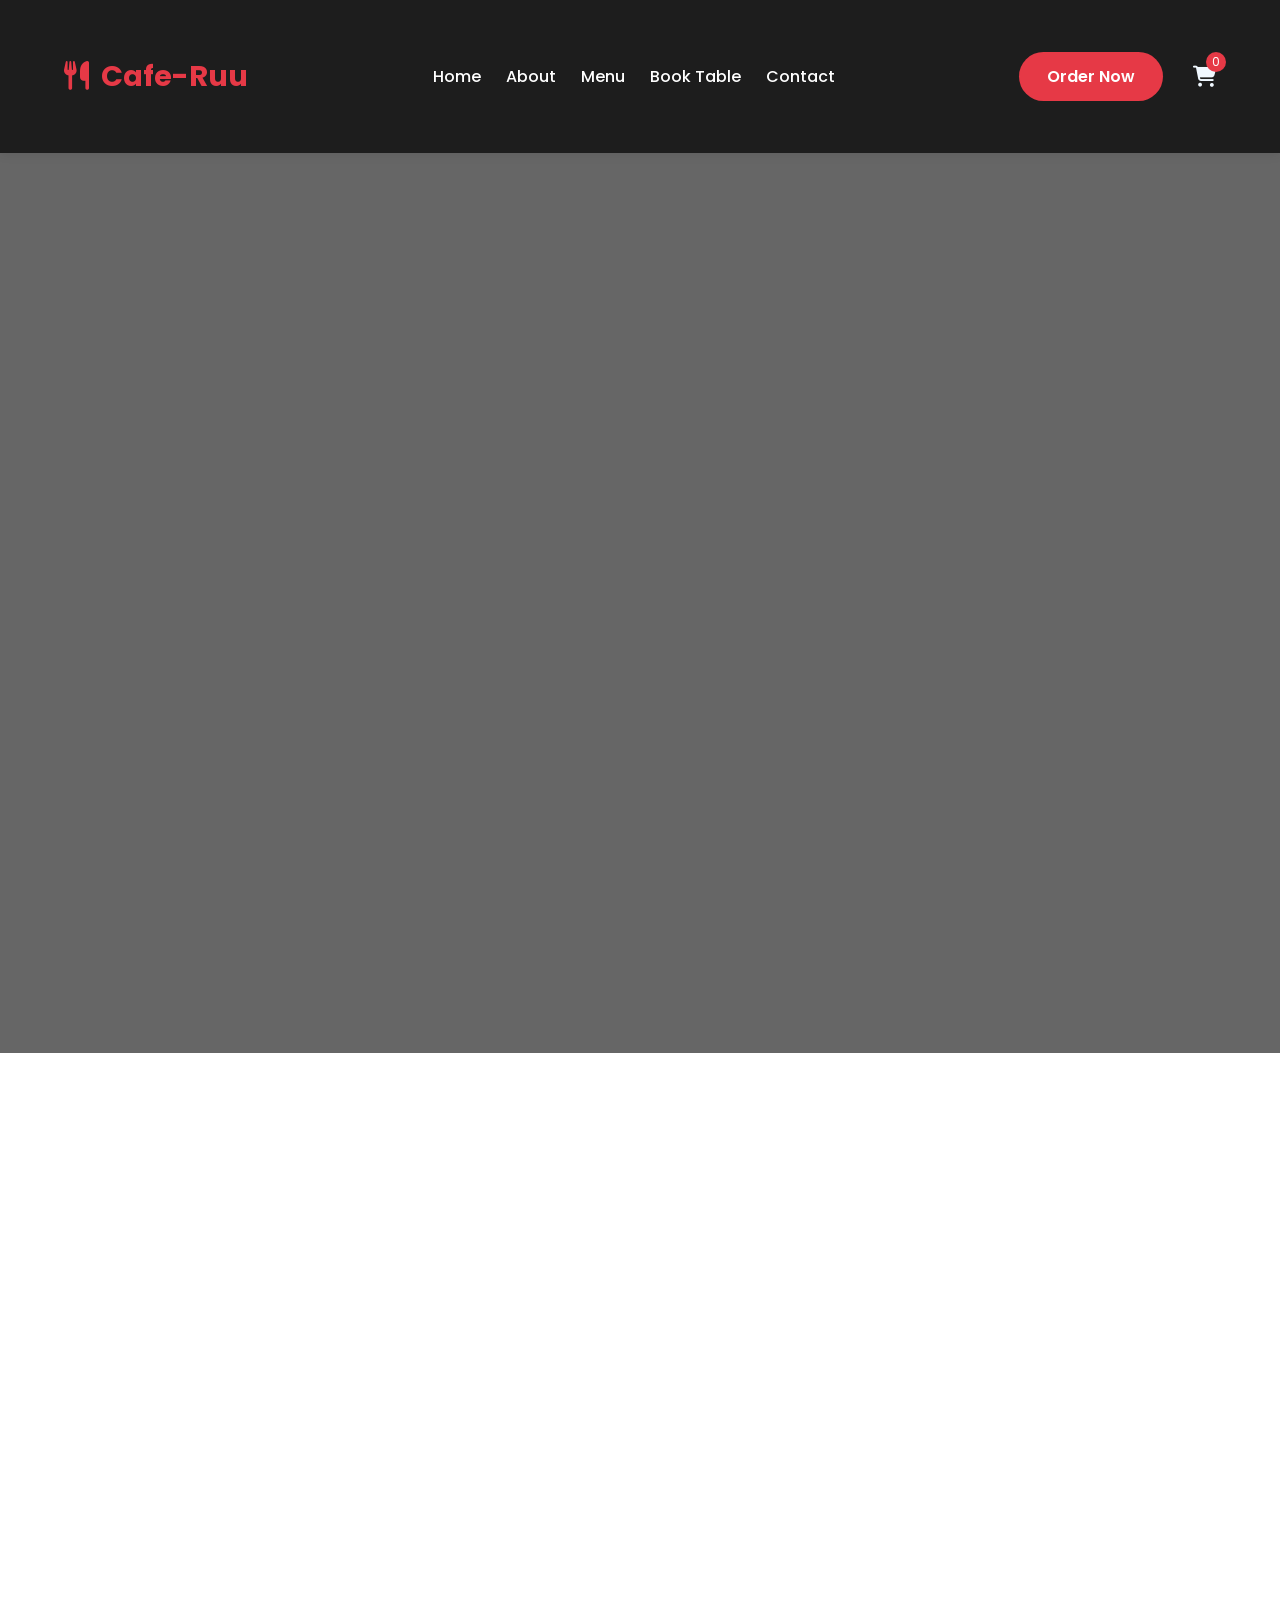
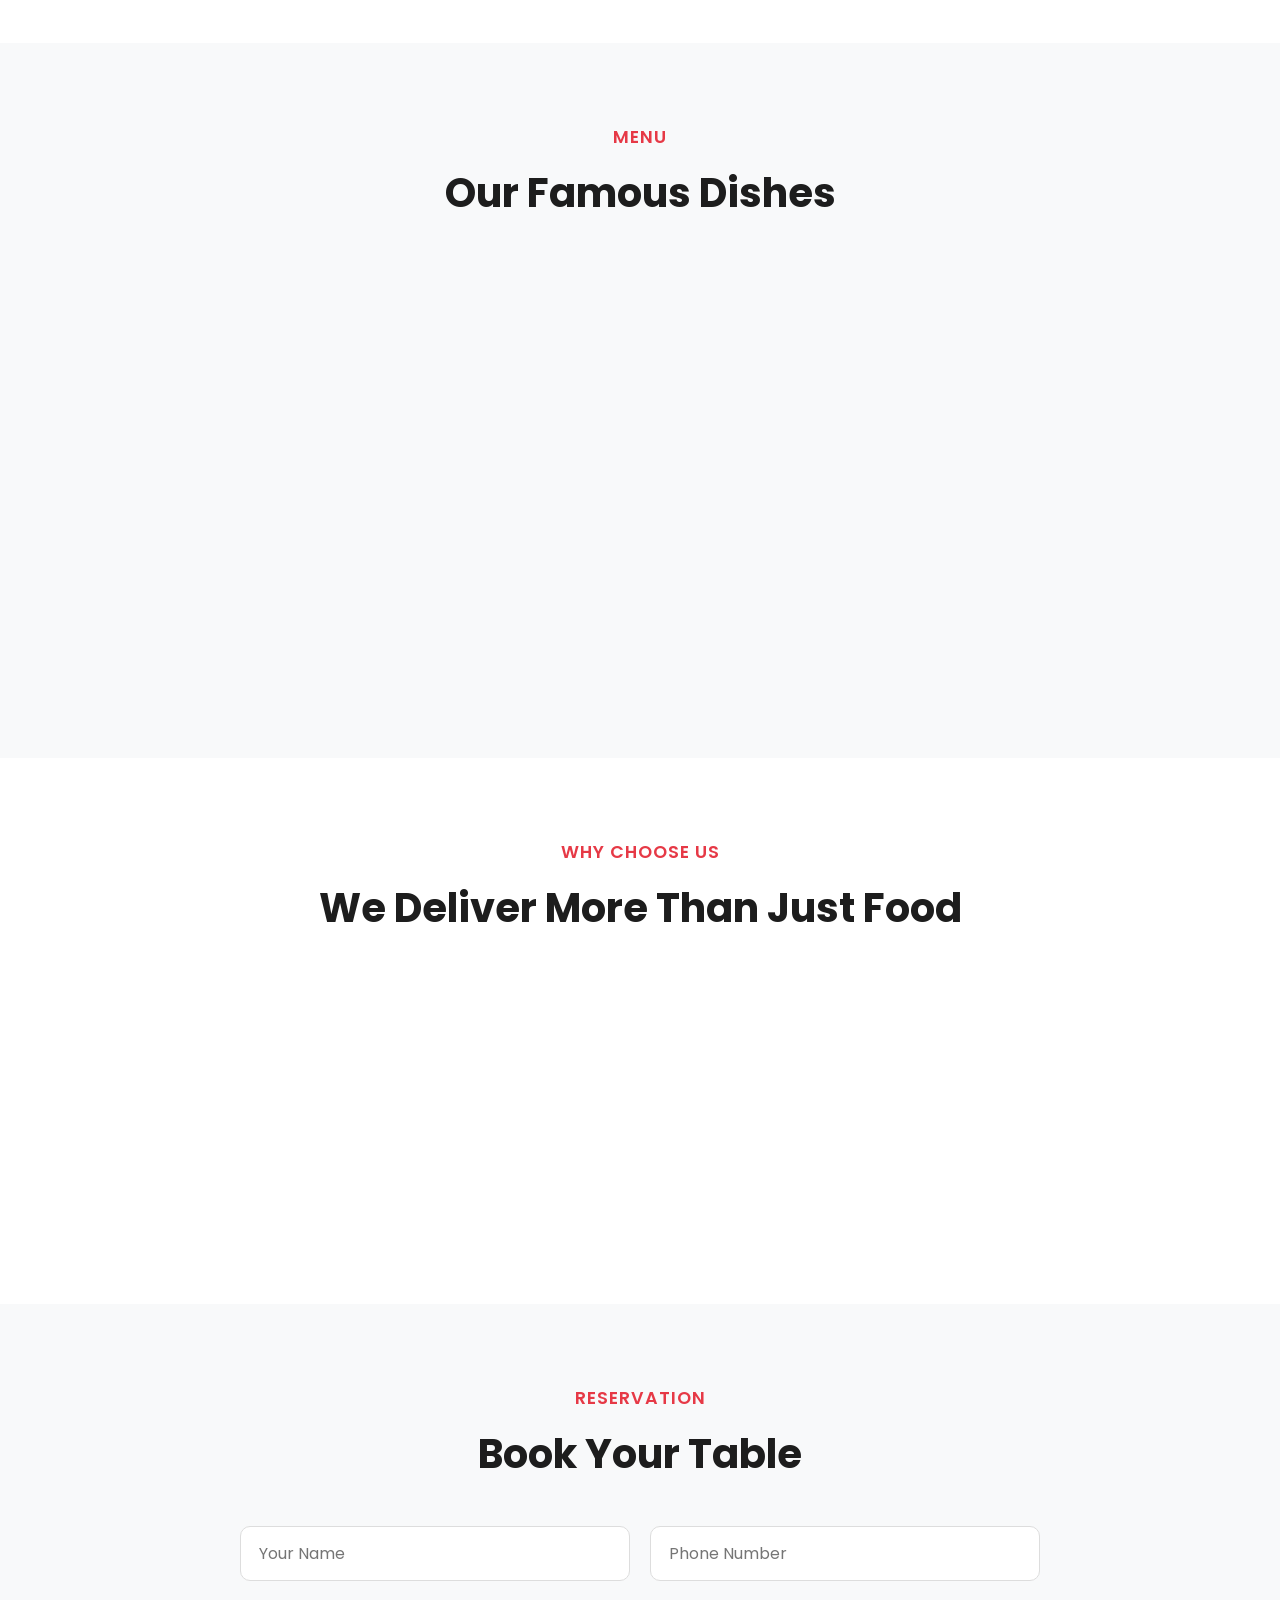
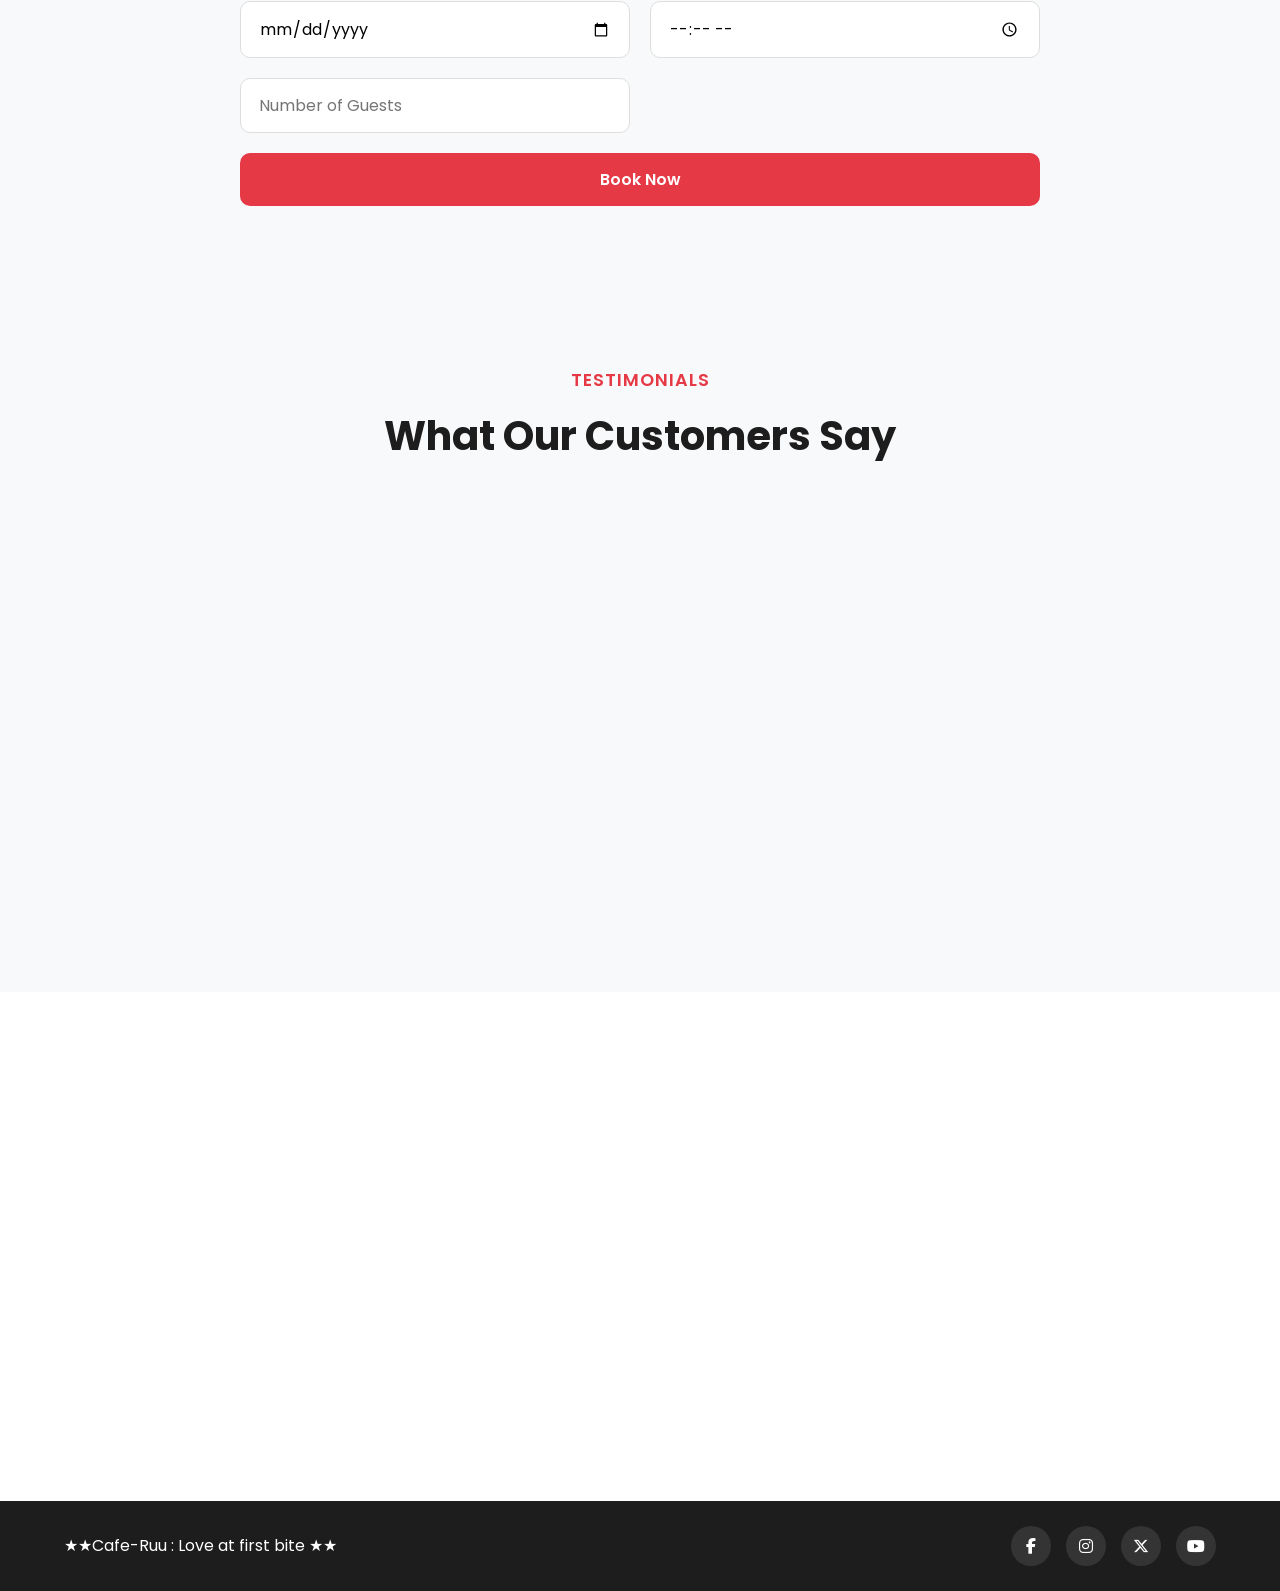
<file: index.html>
<!DOCTYPE html>
<html lang="en">
<head>
    <meta charset="UTF-8">
    <meta name="viewport" content="width=device-width, initial-scale=1.0">

    <!-- Website title -->
    <title> Cafe-Ruu | Website</title>

    <!-- Google Fonts -->
    <link rel="preconnect" href="https://fonts.googleapis.com">
    <link rel="preconnect" href="https://fonts.gstatic.com" crossorigin>
    <link href="https://fonts.googleapis.com/css2?family=Poppins:wght@300;400;500;600;700&display=swap"
        rel="stylesheet">

    <!-- Font Awesome Icons -->
    <link rel="stylesheet" href="https://cdnjs.cloudflare.com/ajax/libs/font-awesome/6.5.2/css/all.min.css">

    <!-- AOS Animation CSS -->
    <link rel="stylesheet" href="https://unpkg.com/aos@2.3.4/dist/aos.css">

    <!-- Custom CSS -->
    <link rel="stylesheet" href="css/style.css">
    <link rel="stylesheet" href="css/responsive.css">
</head>

<body>

    <!-- ================= HEADER / NAVBAR ================= -->
    <header class="header">
        <nav class="navbar container">

            <!-- Logo -->
            <a href="#" class="logo">
                <i class="fa-solid fa-utensils"></i> Cafe-Ruu
            </a>

            <!-- Navigation Links -->
            <ul class="nav-links" id="navLinks">
                <li><a href="#home">Home</a></li>
                <li><a href="#about">About</a></li>
                <li><a href="#menu">Menu</a></li>
                <li><a href="#booking">Book Table</a></li>
                <li><a href="#contact">Contact</a></li>
            </ul>

            <!-- Right Side -->
            <div class="nav-actions">
                <a href="menu.html" class="btn btn-primary">Order Now</a>
                <br><br><br>
                <a href="cart.html" class="cart-icon">

                    <i class="fa-solid fa-cart-shopping" style="color: aliceblue;"></i>
                    <span id="cartCount">0</span>
                </a>

                <!-- Mobile Menu Button -->
                <button class="menu-toggle" id="menuToggle">
                    <i class="fa-solid fa-bars"></i>
                </button>
            </div>

        </nav>
    </header>

    <!-- ================= HERO SECTION ================= -->
    <section class="hero" id="home">
        <!-- Dark overlay for readability -->
        <div class="hero-overlay"></div>

        <div class="hero-content container" data-aos="fade-up">
            <p class="hero-subtitle">Welcome to Cafe-Ruu </p>
            <h1>Crafted <br> with  Flavor & Love</h1>
            <p>
                Your favorite place for premium coffee, fresh snacks, and unforgettable taste.
            </p>

            <div class="hero-buttons">
                <a href="menu.html" class="btn btn-primary">Order Now</a>
                <a href="booking.html" class="btn btn-outline">Book Table</a>
            </div>
        </div>
    </section>

    <!-- ================= ABOUT SECTION ================= -->
    <section class="about section" id="about">
        <div class="container about-content">

            <!-- Left Side Image -->
            <div class="about-image" data-aos="fade-right">
                <img src="images/booking-banner.jpg" alt="Restaurant Interior">
            </div>

            <!-- Right Side Text -->
            <div class="about-text" data-aos="fade-left">
                <p class="section-subtitle">About Us</p>
                <br><br>
                <h2>We Serve Quality Food Since 2025</h2>
                <p>
                    Cafe-Ruu offers a premium dining experience with fresh
                    ingredients, expert chefs, and exceptional service.
                </p>

                <div class="features">
                    <div class="feature">
                        <i class="fa-solid fa-leaf"></i>
                        <span>Fresh Ingredients</span>
                    </div>

                    <div class="feature">
                        <i class="fa-solid fa-leaf"></i>
                        <span>Fast Delivery</span>
                    </div>

                    <div class="feature">
                        <i class="fa-solid fa-leaf"></i>
                        <span>Expert Chefs</span>
                    </div>
                </div>
            </div>

        </div>
    </section>

    <!-- ================= MENU SECTION ================= -->
    <section class="menu section" id="menu">
        <div class="container">
            <p class="section-subtitle"> Menu</p>
            <h2 class="section-title">Our Famous Dishes</h2>

            <div class="menu-grid">

                <!-- Pizza Card -->
                <div class="menu-card" data-aos="zoom-in">
                    <img src="images/pizza.jpg" alt="Pizza">

                    <div class="menu-card-content">
                        <h3>Margherita Pizza</h3>
                        <p>Classic cheese pizza with fresh basil.</p>

                        <div class="menu-footer">
                            <span>₹299</span>
                            <button class="btn btn-small add-to-cart" data-name="Margherita Pizza" data-price="299">
                                Add to Cart
                            </button>
                        </div>
                    </div>
                </div>

                <!-- Burger Card -->
                <div class="menu-card" data-aos="zoom-in" data-aos-delay="100">
                    <img src="images/burger.jpg" alt="Burger">

                    <div class="menu-card-content">
                        <h3>Cheese Burger</h3>
                        <p>Juicy burger with cheddar cheese.</p>

                        <div class="menu-footer">
                            <span>₹249</span>
                            <button class="btn btn-small add-to-cart" data-name="Cheese Burger" data-price="249">
                                Add to Cart
                            </button>
                        </div>
                    </div>
                </div>

                <!-- Pasta Card -->
                <div class="menu-card" data-aos="zoom-in" data-aos-delay="200">
                    <img src="images/pasta.jpg" alt="Pasta">

                    <div class="menu-card-content">
                        <h3>Creamy Pasta</h3>
                        <p>Italian pasta in rich white sauce.</p>

                        <div class="menu-footer">
                            <span>₹349</span>
                            <button class="btn btn-small add-to-cart" data-name="Cheese Burger" data-price="249">
                                Add to Cart
                            </button>
                        </div>
                    </div>
                </div>

            </div>
        </div>
    </section>
    <!-- ================= WHY CHOOSE US ================= -->
    <section class="why-us section">
        <div class="container">
            <p class="section-subtitle">Why Choose Us</p>
            <h2 class="section-title">We Deliver More Than Just Food</h2>

            <div class="why-grid">

                <div class="why-card" data-aos="fade-up">
                    <i class="fa-solid fa-seedling"></i>
                    <h3>Fresh Ingredients</h3>
                    <p>We use only fresh and high-quality ingredients.</p>
                </div>

                <div class="why-card" data-aos="fade-up" data-aos-delay="100">
                    <i class="fa-solid fa-truck-fast"></i>
                    <h3>Fast Delivery</h3>
                    <p>Quick and reliable delivery to your doorstep.</p>
                </div>

                <div class="why-card" data-aos="fade-up" data-aos-delay="200">
                    <i class="fa-solid fa-leaf"></i>
                    <h3>Expert Chefs</h3>
                    <p>Prepared by experienced and passionate chefs.</p>
                </div>

                <div class="why-card" data-aos="fade-up" data-aos-delay="300">
                    <i class="fa-solid fa-champagne-glasses"></i>
                    <h3>Cozy Ambience</h3>
                    <p>Enjoy a warm and comfortable dining experience.</p>
                </div>

            </div>
        </div>
    </section>


    <!-- ================= BOOKING SECTION ================= -->
    <section class="booking section" id="booking">
        <div class="container">
            <p class="section-subtitle">Reservation</p>
            <h2 class="section-title">Book Your Table</h2>

            <form class="booking-form" id="bookingForm">
                <input type="text" placeholder="Your Name" required>
                <input type="tel" placeholder="Phone Number" required>
                <input type="date" required>
                <input type="time" required>
                <input type="number" placeholder="Number of Guests" min="1" required>

                <button type="submit" class="btn btn-primary">
                    Book Now
                </button>
            </form>
        </div>
    </section>
    <!-- ================= TESTIMONIALS SECTION ================= -->
    <section class="testimonials section" id="testimonials">
        <div class="container">
            <p class="section-subtitle">Testimonials</p>
            <h2 class="section-title">What Our Customers Say</h2>

            <div class="testimonial-card" data-aos="fade-up">
                <p>
                    "Perfect place to relax with coffee and snacks. Loved the cozy atmosphere!"
                </p>
                <h4>- Mona P.</h4>
            </div>
             <div class="testimonial-card" data-aos="fade-up">
                <p>
                    "Loved spending time here with delicious coffee and snacks. The atmosphere was calm and relaxing"
                </p>
                <h4>- Neeta B.</h4>
            </div>
        </div>
    </section>

    <!-- ================= CONTACT SECTION ================= -->
    <section class="contact section" id="contact">
        <div class="container contact-content">

            <!-- Contact Info -->
            <div class="contact-info" data-aos="fade-right">
                <p class="section-subtitle">Contact Us</p>
                <h2 class="section-title">Get In Touch</h2>

                <p><i class="fa-solid fa-location-dot"></i> Pune, Maharashtra, India</p>
                <p><i class="fa-solid fa-phone"></i> +91 95xxx xxx78</p>
                <p><i class="fa-solid fa-envelope"></i> itsnoway@gmail.com</p>
            </div>

            <!-- Contact Form -->
            <form class="contact-form" id="contactForm" data-aos="fade-left">
                <input type="text" placeholder="Your Name" required>
                <input type="email" placeholder="Your Email" required>
                <textarea rows="5" placeholder="Your Message" required></textarea>
                <button type="submit" class="btn btn-primary">
                    Send Message
                </button>
            </form>

        </div>
    </section>

    <!-- ================= FOOTER ================= -->
    <footer class="footer">
        <div class="container footer-content">
            <p> ★★Cafe-Ruu : Love at first bite ★★</p>
            

            <div class="social-links">
                <a href="https://www.facebook.com"><i class="fa-brands fa-facebook-f"></i></a>
                <a href="https://www.instagram.com"><i class="fa-brands fa-instagram"></i></a>
                <a href="https://twitter.com"><i class="fa-brands fa-x-twitter"></i></a>
                <a href="https://www.youtube.com"><i class="fa-brands fa-youtube"></i></a>
            </div>
        </div>
    </footer>

    <!-- AOS JS -->
    <script src="https://unpkg.com/aos@2.3.4/dist/aos.js"></script>

    <!-- Custom JS -->
    <script src="js/script.js"></script>
    <!-- Toast Notification Container -->
<div id="toast" class="toast"></div>
</body>
</html>
</file>
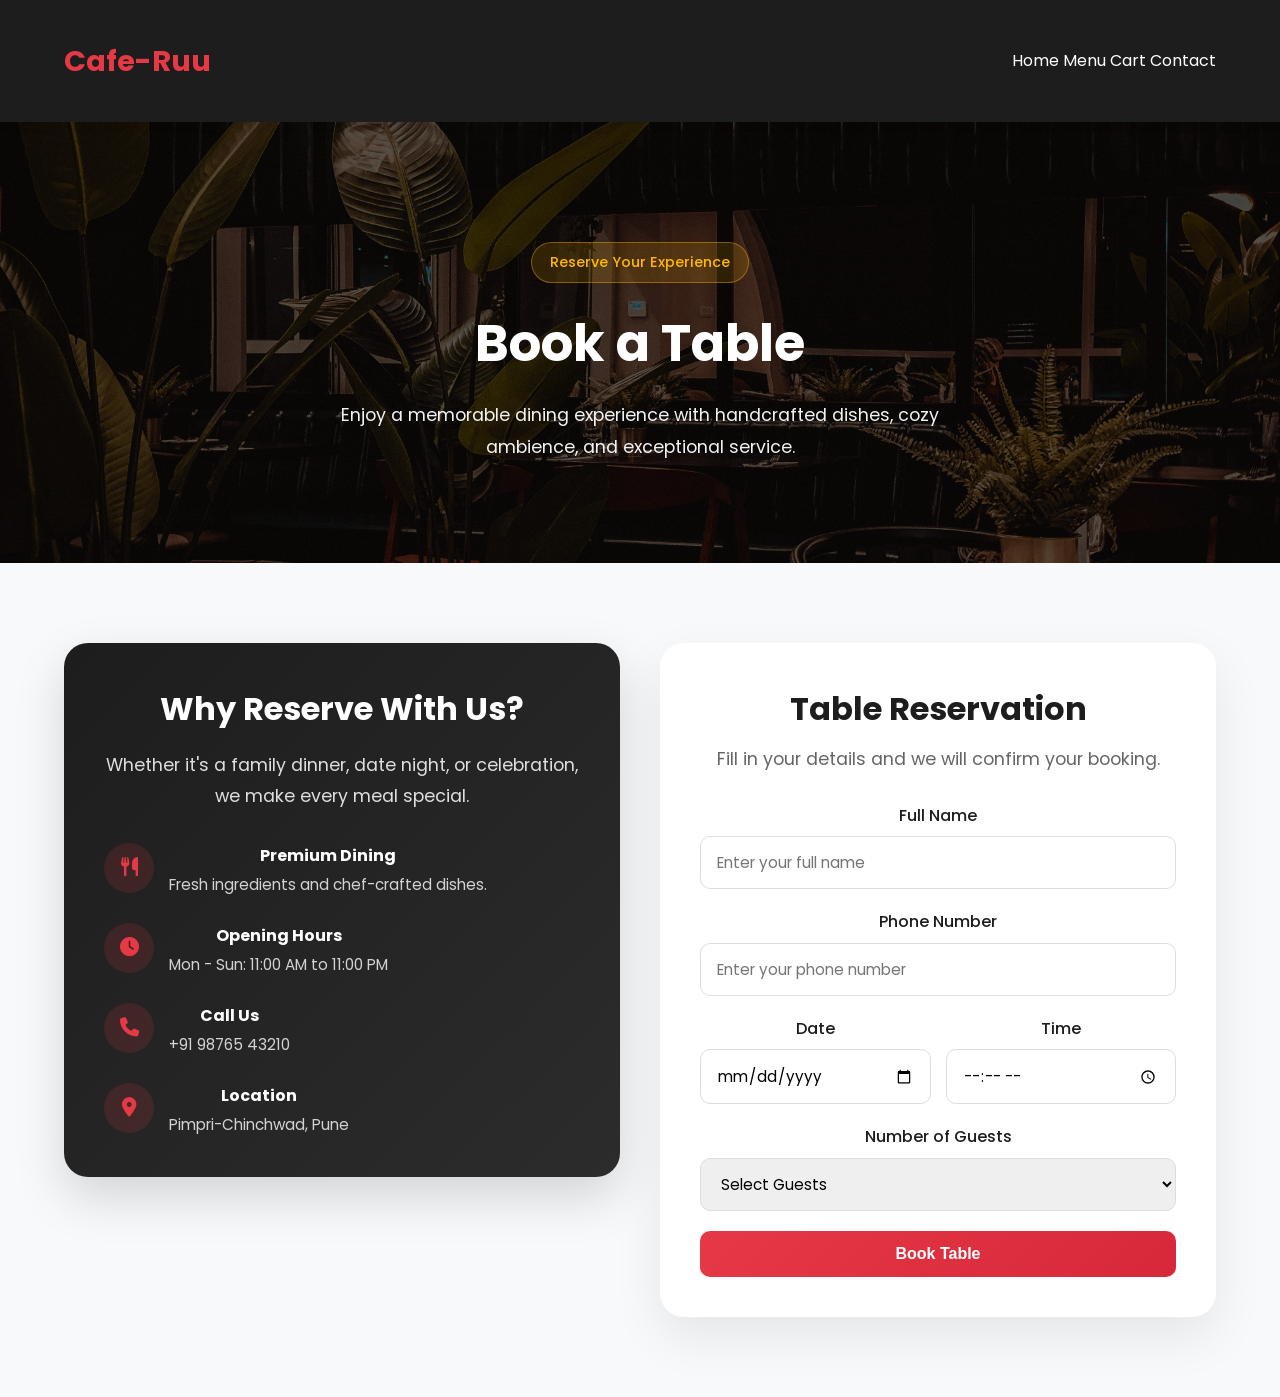
<file: booking.html>
<!DOCTYPE html>
<html lang="en">

<head>
    <meta charset="UTF-8">
    <meta name="viewport" content="width=device-width, initial-scale=1.0">
    <title>Book a Table | Cafe-Ruu</title>

    <!-- Google Fonts -->
    <link rel="preconnect" href="https://fonts.googleapis.com">
    <link rel="preconnect" href="https://fonts.gstatic.com" crossorigin>
    <link href="https://fonts.googleapis.com/css2?family=Poppins:wght@300;400;500;600;700&display=swap"
        rel="stylesheet">

    <!-- Font Awesome -->
    <link rel="stylesheet" href="https://cdnjs.cloudflare.com/ajax/libs/font-awesome/6.5.2/css/all.min.css">

    <!-- Global CSS -->
    <link rel="stylesheet" href="css/style.css">
    <link rel="stylesheet" href="css/responsive.css">

    <!-- Booking Page CSS -->
    <link rel="stylesheet" href="css/booking.css">
</head>

<body>
    <!-- Header -->
    <header class="header">
        <div class="container navbar">
            <a href="index.html" class="logo">Cafe-Ruu</a>

            <nav class="nav-menu">
                <a href="index.html">Home</a>
                <a href="menu.html">Menu</a>
                <a href="cart.html">Cart</a>
                <a href="contact.html">Contact</a>
            </nav>
        </div>
    </header>
    <!-- Hero Section -->
    <section class="booking-hero">
        <div class="container">
            <span class="booking-badge">Reserve Your Experience</span>
            <h1>Book a Table</h1>
            <p>
                Enjoy a memorable dining experience with handcrafted dishes,
                cozy ambience, and exceptional service.
            </p>
        </div>
    </section>
    <!-- Booking Section -->
    <section class="booking-section">
        <div class="container">
            <div class="booking-wrapper">
                <!-- Left Info Panel -->
                <div class="booking-info">
                    <h2>Why Reserve With Us?</h2>
                    <p>
                        Whether it's a family dinner, date night, or celebration,
                        we make every meal special.
                    </p>

                    <div class="info-list">
                        <div class="info-item">
                            <i class="fa-solid fa-utensils"></i>
                            <div>
                                <h4>Premium Dining</h4>
                                <p>Fresh ingredients and chef-crafted dishes.</p>
                            </div>
                        </div>
                        <div class="info-item">
                            <i class="fa-solid fa-clock"></i>
                            <div>
                                <h4>Opening Hours</h4>
                                <p>Mon - Sun: 11:00 AM to 11:00 PM</p>
                            </div>
                        </div>

                        <div class="info-item">
                            <i class="fa-solid fa-phone"></i>
                            <div>
                                <h4>Call Us</h4>
                                <p>+91 98765 43210</p>
                            </div>
                        </div>
                        <div class="info-item">
                            <i class="fa-solid fa-location-dot"></i>
                            <div>
                                <h4>Location</h4>
                                <p>Pimpri-Chinchwad, Pune</p>
                            </div>
                        </div>
                    </div>
                </div>
                <!-- Booking Form -->
                <div class="booking-form-card">
                    <h2>Table Reservation</h2>
                    <p class="form-subtitle">
                        Fill in your details and we will confirm your booking.
                    </p>

                    <form id="bookingForm">
                        <div class="form-group">
                            <label for="name">Full Name</label>
                            <input type="text" id="name" placeholder="Enter your full name" required>
                        </div>

                        <div class="form-group">
                            <label for="phone">Phone Number</label>
                            <input type="tel" id="phone" placeholder="Enter your phone number" required>
                        </div>
                        <div class="form-row">
                            <div class="form-group">
                                <label for="date">Date</label>
                                <input type="date" id="date" required>
                            </div>

                            <div class="form-group">
                                <label for="time">Time</label>
                                <input type="time" id="time" required>
                            </div>
                        </div>

                        <div class="form-group">
                            <label for="guests">Number of Guests</label>
                            <select id="guests" required>
                                <option value="">Select Guests</option>
                                <option value="1">1 Guest</option>
                                <option value="2">2 Guests</option>
                                <option value="3">3 Guests</option>
                                <option value="4">4 Guests</option>
                                <option value="5">5 Guests</option>
                                <option value="6">6 Guests</option>
                                <option value="7+">7+ Guests</option>
                            </select>
                        </div>

                        <button type="submit" class="btn booking-btn">
                            Book Table
                        </button>
                    </form>
                </div>

            </div>
        </div>
    </section>

    <!-- Toast -->
    <div id="toast" class="toast"></div>

    <!-- JavaScript -->
    <script src="js/booking.js"></script>
</body>

</html>
</file>
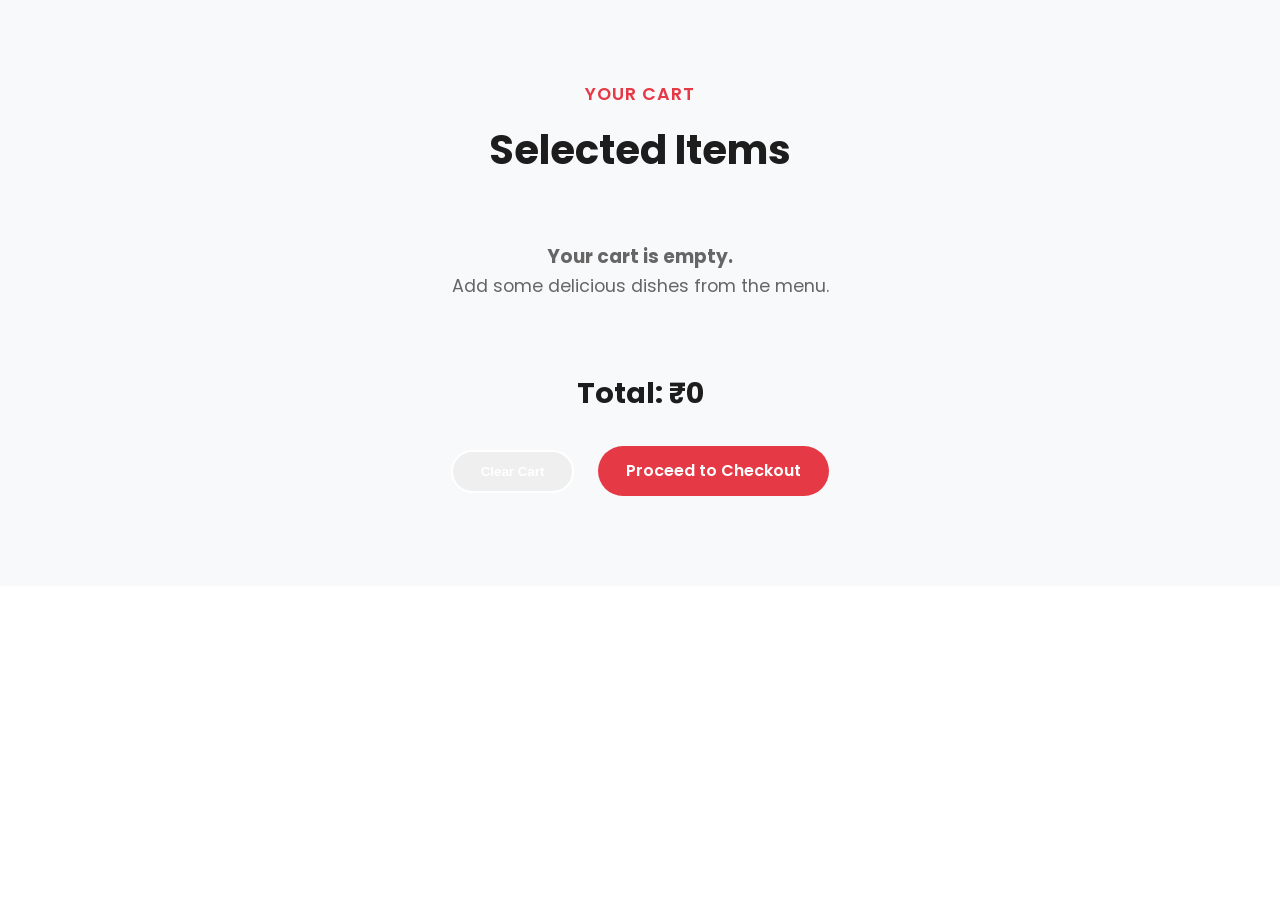
<file: cart.html>
<!DOCTYPE html>
<html lang="en">
<head>
    <meta charset="UTF-8">
    <meta name="viewport" content="width=device-width, initial-scale=1.0">
    <title>Your Cart | Cafe-Ruu</title>

    <!-- Google Font -->
    <link rel="preconnect" href="https://fonts.googleapis.com">
    <link rel="preconnect" href="https://fonts.gstatic.com" crossorigin>
    <link href="https://fonts.googleapis.com/css2?family=Poppins:wght@300;400;500;600;700&display=swap" rel="stylesheet">

    <!-- Font Awesome -->
    <link rel="stylesheet" href="https://cdnjs.cloudflare.com/ajax/libs/font-awesome/6.5.2/css/all.min.css">

    <!-- CSS -->
    <link rel="stylesheet" href="css/style.css">
    <link rel="stylesheet" href="css/responsive.css">
</head>
<body>

    <section class="cart-page section">
        <div class="container">
            <p class="section-subtitle">Your Cart</p>
            <h2 class="section-title">Selected Items</h2>

            <div id="cartItems"></div>

            <div class="cart-summary">
                <h3>Total: ₹<span id="cartTotal">0</span></h3>

                <button id="clearCart" class="btn btn-outline">
                    Clear Cart
                </button>

                <a href="checkout.html" class="btn btn-primary">
                    Proceed to Checkout
                </a>
            </div>
        </div>
    </section>

    <script src="js/cart.js"></script>
    <!-- Toast Notification Container -->
<div id="toast" class="toast"></div>
</body>
</html>
</file>
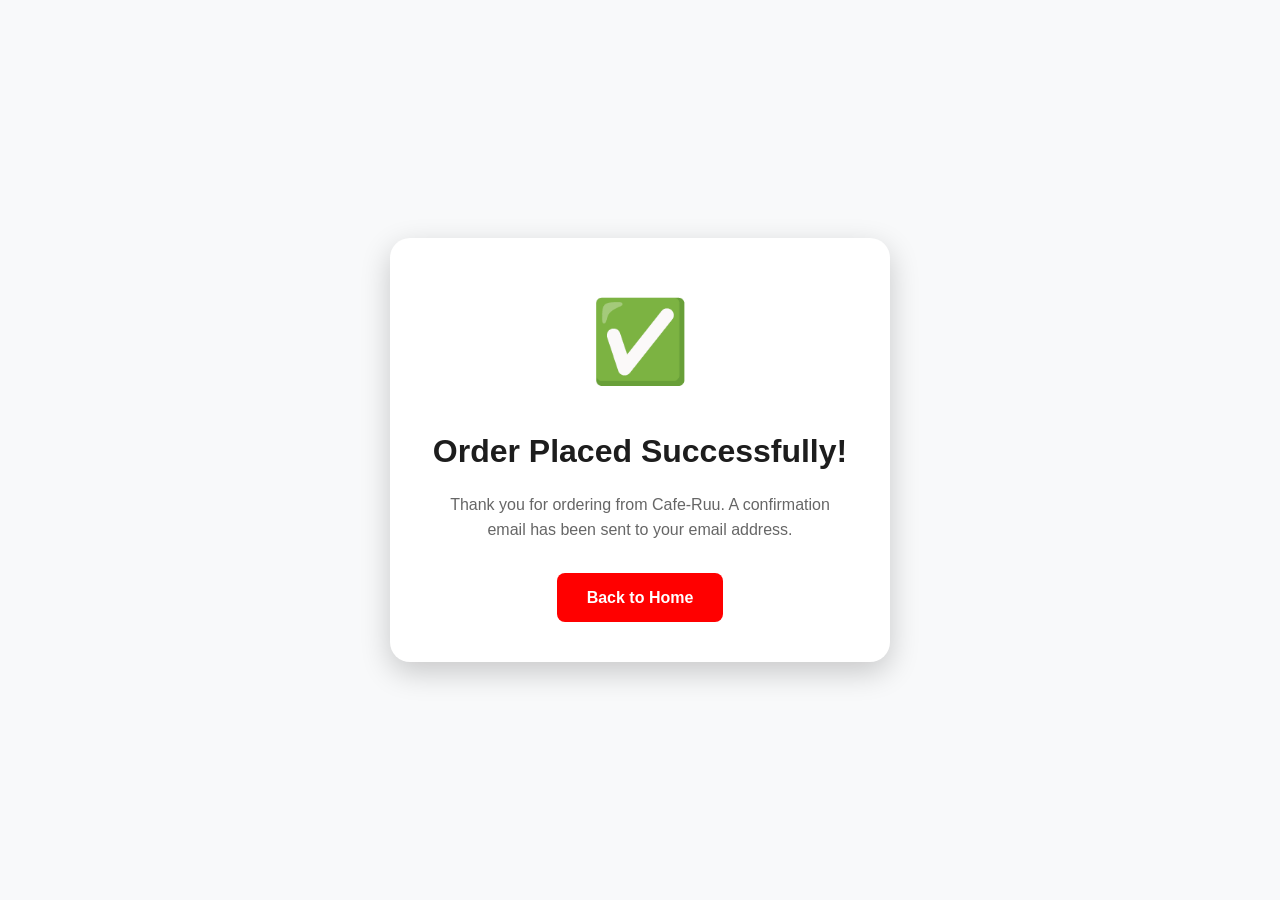
<file: success.html>
<!DOCTYPE html>
<html lang="en">
<head>
    <meta charset="UTF-8">
    <meta name="viewport" content="width=device-width, initial-scale=1.0">
    <title>Order Successful | Cafe-Ruu</title>

    <link rel="stylesheet" href="css/style.css">
    <link rel="stylesheet" href="css/responsive.css">

    <style>
        body {
            font-family: 'Poppins', sans-serif;
            background: #f8f9fa;
            display: flex;
            justify-content: center;
            align-items: center;
            min-height: 100vh;
        }

        .success-box {
            background: #fff;
            padding: 40px;
            border-radius: 20px;
            box-shadow: 0 10px 30px rgba(0,0,0,0.2);
            text-align: center;
            max-width: 500px;
            width: 90%;
        }

        .success-icon {
            font-size: 80px;
            color: #28a745;
            margin-bottom: 20px;
        }

        h1 {
            margin-bottom: 15px;
        }

        p {
            color: #666;
            margin-bottom: 30px;
        }

        .btn {
            display: inline-block;
            padding: 12px 30px;
            background: #ff0000;
            color: #fff;
            text-decoration: none;
            border-radius: 8px;
        }

        .btn:hover {
            opacity: 0.9;
        }
    </style>
</head>
<body>

    <div class="success-box">
        <div class="success-icon">✅</div>
        <h1>Order Placed Successfully!</h1>
        <p>
            Thank you for ordering from Cafe-Ruu.
            A confirmation email has been sent to your email address.
        </p>

        <a href="index.html" class="btn">Back to Home</a>
    </div>

</body>
</html>
</file>
<file: css/style.css>
/* =========================
   GOOGLE FONT RESET
========================= */
* {
    margin: 0;
    padding: 0;
    box-sizing: border-box;
}

html {
    scroll-behavior: smooth;
}

body {
    font-family: 'Poppins', sans-serif;
    line-height: 1.6;
    color: #1d1d1d;
    background: #ffffff;
}

img {
    max-width: 100%;
    display: block;
}

a {
    text-decoration: none;
    color: inherit;
}

ul {
    list-style: none;
}

/* =========================
   CSS VARIABLES
========================= */
:root {
    --primary: #e63946;
    --secondary: #ffb703;
    --dark: #1d1d1d;
    --light: #ffffff;
    --gray: #f8f9fa;
    --container-width: 1200px;
    --radius: 12px;
    --transition: 0.3s ease;
}

/* =========================
   REUSABLE CLASSES
========================= */
.container {
    width: 90%;
    max-width: var(--container-width);
    margin: auto;
}

.section {
    padding: 80px 0;
}

.btn {
    display: inline-block;
    padding: 12px 28px;
    border-radius: 50px;
    font-weight: 600;
    transition: var(--transition);
}

.btn-primary {
    background: var(--primary);
    color: var(--light);
}

.btn-primary:hover {
    background: #c62828;
}

/* =========================
   BASIC PAGE STYLING
========================= */
header {
    background: var(--dark);
    color: var(--light);
    text-align: center;
    padding: 20px 0;
}

header h1 {
    font-size: 2rem;
}

section {
    text-align: center;
    padding: 100px 20px;
    background: var(--gray);
}

section h2 {
    font-size: 2.5rem;
    margin-bottom: 20px;
}

section p {
    font-size: 1.1rem;
    max-width: 600px;
    margin: auto;
}

footer {
    background: var(--dark);
    color: var(--light);
    text-align: center;
    padding: 20px 0;
}
/* =========================
   NAVBAR
========================= */
.header {
    position: sticky;
    top: 0;
    left: 0;
    width: 100%;
    
    box-shadow: 0 2px 10px rgba(0, 0, 0, 0.08);
    z-index: 1000;
}

.navbar {
    display: flex;
    justify-content: space-between;
    align-items: center;
    padding: 18px 0;
}

.logo {
    font-size: 1.8rem;
    font-weight: 700;
    color: var(--primary);
}

.logo i {
    margin-right: 6px;
}

.nav-links {
    display: flex;
    gap: 25px;
}

.nav-links a {
    font-weight: 500;
    transition: var(--transition);
}

.nav-links a:hover {
    color: var(--primary);
}

.nav-actions {
    display: flex;
    align-items: center;
    gap: 15px;
}

.menu-toggle {
    display: none;
    background: none;
    border: none;
    font-size: 1.5rem;
    cursor: pointer;
}
/* =========================
   HERO SECTION
========================= */
.hero {
    position: relative;
    min-height: 100vh;
    display: flex;
    align-items: center;
    justify-content: center;
    text-align: center;
    color: var(--light);
    background: url('https://images.unsplash.com/photo-1517248135467-4c7edcad34c4?auto=format&fit=crop&w=1600&q=80') center/cover no-repeat;
}

.hero-overlay {
    position: absolute;
    inset: 0;
    background: rgba(0, 0, 0, 0.6);
}

.hero-content {
    position: relative;
    z-index: 2;
    max-width: 800px;
}

.hero-subtitle {
    color: var(--secondary);
    font-weight: 600;
    margin-bottom: 15px;
    text-transform: uppercase;
    letter-spacing: 2px;
}

.hero h1 {
    font-size: 3.5rem;
    line-height: 1.2;
    margin-bottom: 20px;
}

.hero p {
    font-size: 1.1rem;
    margin-bottom: 30px;
}

.hero-buttons {
    display: flex;
    justify-content: center;
    gap: 15px;
    flex-wrap: wrap;
}

.btn-outline {
    border: 2px solid #ffffff;
    color: #ffffff;
}

.btn-outline:hover {
    background: #ffffff;
    color: var(--dark);
}

/* =========================
   SECTION TITLES
========================= */
.section-subtitle {
    color: var(--primary);
    font-weight: 600;
    margin-bottom: 10px;
    text-transform: uppercase;
    letter-spacing: 1px;
}

.section-title,
.about-text h2 {
    font-size: 2.5rem;
    margin-bottom: 20px;
}

/* =========================
   ABOUT SECTION
========================= */
.about {
    background: #ffffff;
}

.about-content {
    display: grid;
    grid-template-columns: 1fr 1fr;
    gap: 50px;
    align-items: center;
}

.about-image img {
    width: 100%; 
    border-radius: 20px;
    box-shadow: 0 15px 40px rgba(0, 0, 0, 0.15);
}

.about-text p {
    margin-bottom: 20px;
}

.features {
    display: flex;
    flex-direction: column;
    gap: 15px;
}

.feature {
    display: flex;
    align-items: center;
    gap: 12px;
    font-weight: 500;
}

.feature i {
    color: var(--primary);
    font-size: 1.2rem;
}

/* =========================
   MENU SECTION
========================= */
.menu {
    background: var(--gray);
}

.menu-grid {
    display: grid;
    grid-template-columns: repeat(3, 1fr);
    gap: 30px;
    margin-top: 40px;
}

.menu-card {
    background: #ffffff;
    border-radius: 20px;
    overflow: hidden;
    box-shadow: 0 10px 30px rgba(0, 0, 0, 0.08);
    transition: var(--transition);
}

.menu-card:hover {
    transform: translateY(-10px);
}

.menu-card img {
    width: 100%; 
    height: 220px;
    object-fit: cover;
}

.menu-card-content {
    padding: 20px;
}

.menu-card-content h3 {
    margin-bottom: 10px;
}

.menu-card-content p {
    margin-bottom: 20px;
    color: #555;
}

.menu-footer {
    display: flex;
    justify-content: space-between;
    align-items: center;
}

.menu-footer span {
    font-size: 1.2rem;
    font-weight: 700;
    color: var(--primary);
}

.btn-small {
    padding: 8px 18px;
    font-size: 0.9rem;
    background: var(--primary);
    color: #ffffff;
    border-radius: 30px;
}
/* =========================
   SPECIAL OFFER SECTION
========================= */
.specials-box {
    background: linear-gradient(135deg, var(--primary), #ff6b6b);
    color: #ffffff;
    padding: 60px 30px;
    border-radius: 25px;
    text-align: center;
    box-shadow: 0 15px 40px rgba(230, 57, 70, 0.25);
}

.specials-box h2 {
    font-size: 2.5rem;
    margin-bottom: 15px;
}

.specials-box p {
    margin-bottom: 25px;
}

/* =========================
   WHY CHOOSE US
========================= */
.why-us {
    background: #ffffff;
}

.why-grid {
    display: grid;
    grid-template-columns: repeat(4, 1fr);
    gap: 30px;
    margin-top: 40px;
}

.why-card {
    background: var(--gray);
    padding: 30px 20px;
    border-radius: 20px;
    text-align: center;
    transition: var(--transition);
}

.why-card:hover {
    transform: translateY(-10px);
    box-shadow: 0 10px 30px rgba(0, 0, 0, 0.08);
}

.why-card i {
    font-size: 2.5rem;
    color: var(--primary);
    margin-bottom: 20px;
}

.why-card h3 {
    margin-bottom: 10px;
}
/* =========================
   BOOKING SECTION
========================= */
.booking {
    background: var(--gray);
}

.booking-form {
    max-width: 800px;
    margin: 40px auto 0;
    display: grid;
    grid-template-columns: repeat(2, 1fr);
    gap: 20px;
}

.booking-form input,
.booking-form button {
    padding: 14px 18px;
    border: 1px solid #ddd;
    border-radius: 10px;
    font-family: inherit;
    font-size: 1rem;
}

.booking-form input:focus {
    outline: none;
    border-color: var(--primary);
}

.booking-form button {
    border: none;
    cursor: pointer;
}

.booking-form button:last-child {
    grid-column: span 2;
}
/* =========================
   TESTIMONIALS
========================= */
.testimonials {
    background: var(--gray);
}

.testimonial-card {
    max-width: 700px;
    margin: 40px auto 0;
    background: #ffffff;
    padding: 40px;
    border-radius: 20px;
    box-shadow: 0 10px 30px rgba(0, 0, 0, 0.08);
    text-align: center;
}

.testimonial-card p {
    font-size: 1.1rem;
    font-style: italic;
    margin-bottom: 20px;
}

.testimonial-card h4 {
    color: var(--primary);
}

/* =========================
   CONTACT SECTION
========================= */
.contact {
    background: #ffffff;
}

.contact-content {
    display: grid;
    grid-template-columns: 1fr 1fr;
    gap: 40px;
    align-items: start;
}

.contact-info p {
    margin-bottom: 15px;
}

.contact-info i {
    color: var(--primary);
    margin-right: 10px;
}

.contact-form {
    display: flex;
    flex-direction: column;
    gap: 15px;
}

.contact-form input,
.contact-form textarea {
    width: 100%; 
    padding: 14px 18px;
    border: 1px solid #ddd;
    border-radius: 10px;
    font-family: inherit;
    font-size: 1rem;
}

.contact-form textarea {
    resize: vertical;
}

.contact-form input:focus,
.contact-form textarea:focus {
    outline: none;
    border-color: var(--primary);
}

.contact-form button {
    border: none;
    cursor: pointer;
}

/* =========================
   FOOTER
========================= */
.footer {
    background: var(--dark);
    color: #ffffff;
    padding: 25px 0;
}

.footer-content {
    display: flex;
    justify-content: space-between;
    align-items: center;
    gap: 20px;
    flex-wrap: wrap;
}

.social-links {
    display: flex;
    gap: 15px;
}

.social-links a {
    width: 40px;
    height: 40px;
    display: flex;
    align-items: center;
    justify-content: center;
    background: rgba(255, 255, 255, 0.1);
    border-radius: 50%; 
    transition: var(--transition);
}

.social-links a:hover {
    background: var(--primary);
}
/* =========================
   CART ICON
========================= */
.cart-icon {
    position: relative;
    font-size: 1.3rem;
    color: var(--dark);
}

#cartCount {
    position: absolute;
    top: -8px;
    right: -10px;
    background: var(--primary);
    color: #ffffff;
    width: 20px;
    height: 20px;
    border-radius: 50%;
    font-size: 0.75rem;
    display: flex;
    align-items: center;
    justify-content: center;
}
/* =========================
   CART PAGE
========================= */
.cart-item {
    display: flex;
    justify-content: space-between;
    align-items: center;
    gap: 20px;
    background: #ffffff;
    padding: 20px;
    border-radius: 12px;
    box-shadow: 0 5px 15px rgba(0, 0, 0, 0.06);
    margin-bottom: 15px;
}

.cart-item h4 {
    margin-bottom: 5px;
}

.remove-btn {
    background: var(--primary);
    color: #ffffff;
    border: none;
    padding: 8px 16px;
    border-radius: 30px;
    cursor: pointer;
}

.cart-summary {
    margin-top: 30px;
    text-align: center;
}

.cart-summary h3 {
    margin-bottom: 20px;
    font-size: 1.8rem;
}

.cart-summary .btn {
    margin: 10px;
}

.empty-cart {
    text-align: center;
    padding: 40px 0;
    color: #666;
}

/* =========================
   PAGE HERO
========================= */
.page-hero {
    background: linear-gradient(rgba(0,0,0,0.65), rgba(0,0,0,0.65)),
                url('../images/about.jpg') center/cover no-repeat;
    color: #ffffff;
    text-align: center;
    padding: 120px 20px 80px;
}

.page-hero h1 {
    font-size: 3rem;
    margin-bottom: 10px;
}

.page-hero p {
    font-size: 1.1rem;
}
/* =========================
   CHECKOUT PAGE
========================= */
.checkout-box {
    max-width: 700px;
    margin: 0 auto;
    background: #ffffff;
    padding: 40px;
    border-radius: 20px;
    box-shadow: 0 10px 30px rgba(0, 0, 0, 0.08);
}

.checkout-box h3 {
    margin-bottom: 25px;
    text-align: center;
    color: var(--primary);
}

.checkout-form {
    display: flex;
    flex-direction: column;
    gap: 15px;
}

.checkout-form input,
.checkout-form textarea {
    width: 100%;
    padding: 14px 18px;
    border: 1px solid #ddd;
    border-radius: 10px;
    font-family: inherit;
    font-size: 1rem;
}

.checkout-form textarea {
    resize: vertical;
}

.checkout-form input:focus,
.checkout-form textarea:focus {
    outline: none;
    border-color: var(--primary);
}

.checkout-form button {
    border: none;
    cursor: pointer;
}

/* =========================
   TOAST NOTIFICATION
========================= */
.toast {
    position: fixed;
    top: 100px;
    right: 20px;
    background: #1d1d1d;
    color: #ffffff;
    padding: 14px 20px;
    border-radius: 10px;
    box-shadow: 0 10px 30px rgba(0, 0, 0, 0.15);
    z-index: 9999;
    opacity: 0;
    visibility: hidden;
    transform: translateY(-20px);
    transition: all 0.3s ease;
    max-width: 320px;
}

.toast.show {
    opacity: 1;
    visibility: visible;
    transform: translateY(0);
}

.toast.success {
    background: #28a745;
}

.toast.error {
    background: #dc3545;
}
/* =========================
   SEARCH & FILTER
========================= */
.menu-controls {
    display: flex;
    justify-content: space-between;
    align-items: center;
    gap: 20px;
    margin-bottom: 30px;
    flex-wrap: wrap;
}

#searchInput {
    padding: 12px 15px;
    border-radius: 10px;
    border: 1px solid #ddd;
    width: 250px;
}

.filters {
    display: flex;
    gap: 10px;
    flex-wrap: wrap;
}

.filter-btn {
    padding: 8px 15px;
    border: none;
    border-radius: 20px;
    cursor: pointer;
    background: #eee;
    transition: 0.3s;
}

.filter-btn.active,
.filter-btn:hover {
    background: var(--primary);
    color: #fff;
}
</file>
<file: css/responsive.css>
/* =========================
   MOBILE NAVIGATION
========================= */
@media (max-width: 768px) {
    .nav-links {
        position: absolute;
        top: 100%;
        left: 0;
        width: 100%;
        background: #ffffff;
        flex-direction: column;
        align-items: center;
        padding: 20px 0;
        display: none;
        box-shadow: 0 10px 20px rgba(0, 0, 0, 0.08);
    }

    .nav-links.active {
        display: flex;
    }

    .menu-toggle {
        display: block;
    }

    .nav-actions .btn {
        display: none;
    }

    .hero h1 {
        font-size: 2.5rem;
    }

    .hero p {
        font-size: 1rem;
    }

    .about-content {
        grid-template-columns: 1fr;
    }

    .about-text h2,
    .section-title {
        font-size: 2rem;
    }

    .menu-grid {
        grid-template-columns: 1fr;
    }
    .why-grid {
    grid-template-columns: 1fr;
}

.specials-box h2 {
    font-size: 2rem;
}
.booking-form {
    grid-template-columns: 1fr;
}

.booking-form button:last-child {
    grid-column: span 1;
}
.contact-content,
.footer-content {
    grid-template-columns: 1fr;
    flex-direction: column;
    text-align: center;
}
.cart-item {
    flex-direction: column;
  text-align: center;
}

.page-hero h1 {
    font-size: 2.2rem;
}
/* =========================
   SEARCH & FILTER
========================= */
.menu-controls {
    display: flex;
    justify-content: space-between;
    align-items: center;
    gap: 20px;
    margin-bottom: 30px;
    flex-wrap: wrap;
}

#searchInput {
    padding: 12px 15px;
    border-radius: 10px;
    border: 1px solid #ddd;
    width: 250px;
}

.filters {
    display: flex;
    gap: 10px;
    flex-wrap: wrap;
}

.filter-btn {
    padding: 8px 15px;
    border: none;
    border-radius: 20px;
    cursor: pointer;
    background: #eee;
    transition: 0.3s;
}

.filter-btn.active,
.filter-btn:hover {
    background: var(--primary);
    color: #fff;
}

}
</file>
<file: css/booking.css>
/* =========================
   BOOKING HERO
========================= */
.booking-hero {
    background:
        linear-gradient(rgba(0, 0, 0, 0.65), rgba(0, 0, 0, 0.65)),
        url('../images/booking-banner.jpg') center/cover no-repeat;
    color: #ffffff;
    text-align: center;
    padding: 120px 20px 100px;
}

.booking-badge {
    display: inline-block;
    background: rgba(255, 183, 3, 0.15);
    color: #ffb703;
    border: 1px solid rgba(255, 183, 3, 0.4);
    padding: 8px 18px;
    border-radius: 50px;
    font-size: 0.9rem;
    font-weight: 500;
    margin-bottom: 20px;
}
.booking-hero h1 {
    font-size: 3.2rem;
    margin-bottom: 15px;
}

.booking-hero p {
    max-width: 650px;
    margin: 0 auto;
    line-height: 1.8;
    opacity: 0.95;
}
/* =========================
   BOOKING SECTION
========================= */
.booking-section {
    padding: 80px 0;
    background: #f8f9fa;
}

.booking-wrapper {
    display: grid;
    grid-template-columns: 1fr 1fr;
    gap: 40px;
    align-items: start;
}
/* =========================
   INFO PANEL
========================= */
.booking-info {
    background: linear-gradient(135deg, #1d1d1d, #2c2c2c);
    color: #ffffff;
    padding: 40px;
    border-radius: 24px;
    box-shadow: 0 20px 50px rgba(0, 0, 0, 0.15);
}

.booking-info h2 {
    font-size: 2rem;
    margin-bottom: 15px;
}

.booking-info > p {
    color: rgba(255, 255, 255, 0.85);
    line-height: 1.8;
    margin-bottom: 30px;
}
.info-list {
    display: flex;
    flex-direction: column;
    gap: 25px;
}

.info-item {
    display: flex;
    gap: 15px;
    align-items: flex-start;
}

.info-item i {
    width: 50px;
    height: 50px;
    display: flex;
    align-items: center;
    justify-content: center;
    background: rgba(230, 57, 70, 0.15);
    color: #e63946;
    border-radius: 50%;
    font-size: 1.2rem;
    flex-shrink: 0;
}
.info-item h4 {
    margin: 0 0 5px;
    font-size: 1rem;
}

.info-item p {
    margin: 0;
    color: rgba(255, 255, 255, 0.8);
    font-size: 0.95rem;
}
/* =========================
   FORM CARD
========================= */
.booking-form-card {
    background: #ffffff;
    padding: 40px;
    border-radius: 24px;
    box-shadow: 0 20px 50px rgba(0, 0, 0, 0.08);
}

.booking-form-card h2 {
    font-size: 2rem;
    margin-bottom: 10px;
}

.form-subtitle {
    color: #666;
    margin-bottom: 30px;
}

.form-group {
    margin-bottom: 20px;
}
.form-group label {
    display: block;
    margin-bottom: 8px;
    font-weight: 500;
}

.form-group input,
.form-group select {
    width: 100%;
    padding: 14px 16px;
    border: 1px solid #ddd;
    border-radius: 10px;
    font-family: inherit;
    font-size: 0.95rem;
    outline: none;
    transition: 0.3s;
    box-sizing: border-box;
}
.form-group input:focus,
.form-group select:focus {
    border-color: #e63946;
    box-shadow: 0 0 0 3px rgba(230, 57, 70, 0.08);
}

.form-row {
    display: grid;
    grid-template-columns: 1fr 1fr;
    gap: 15px;
}

.booking-btn {
    width: 100%;
    padding: 14px;
    border: none;
    border-radius: 10px;
    background: linear-gradient(135deg, #e63946, #d62839);
    color: #ffffff;
    font-size: 1rem;
    font-weight: 600;
    cursor: pointer;
    transition: 0.3s;
}
.booking-btn:hover {
    transform: translateY(-2px);
    box-shadow: 0 12px 25px rgba(230, 57, 70, 0.25);
}
/* =========================
   TOAST
========================= */
.toast {
    position: fixed;
    top: 20px;
    right: 20px;
    background: #28a745;
    color: #ffffff;
    padding: 14px 20px;
    border-radius: 10px;
    box-shadow: 0 10px 25px rgba(0, 0, 0, 0.15);
    opacity: 0;
    visibility: hidden;
    transform: translateY(-10px);
    transition: 0.3s;
    z-index: 9999;
}
.toast.show {
    opacity: 1;
    visibility: visible;
    transform: translateY(0);
}

.toast.error {
    background: #e63946;
}
/* =========================
   RESPONSIVE
========================= */
@media (max-width: 992px) {
    .booking-wrapper {
        grid-template-columns: 1fr;
    }
}

@media (max-width: 768px) {
    .booking-hero {
        padding: 90px 20px 70px;
    }

    .booking-hero h1 {
        font-size: 2.4rem;
    }

    .booking-info,
    .booking-form-card {
        padding: 25px;
    }
    .form-row {
        grid-template-columns: 1fr;
    }
}
</file>
